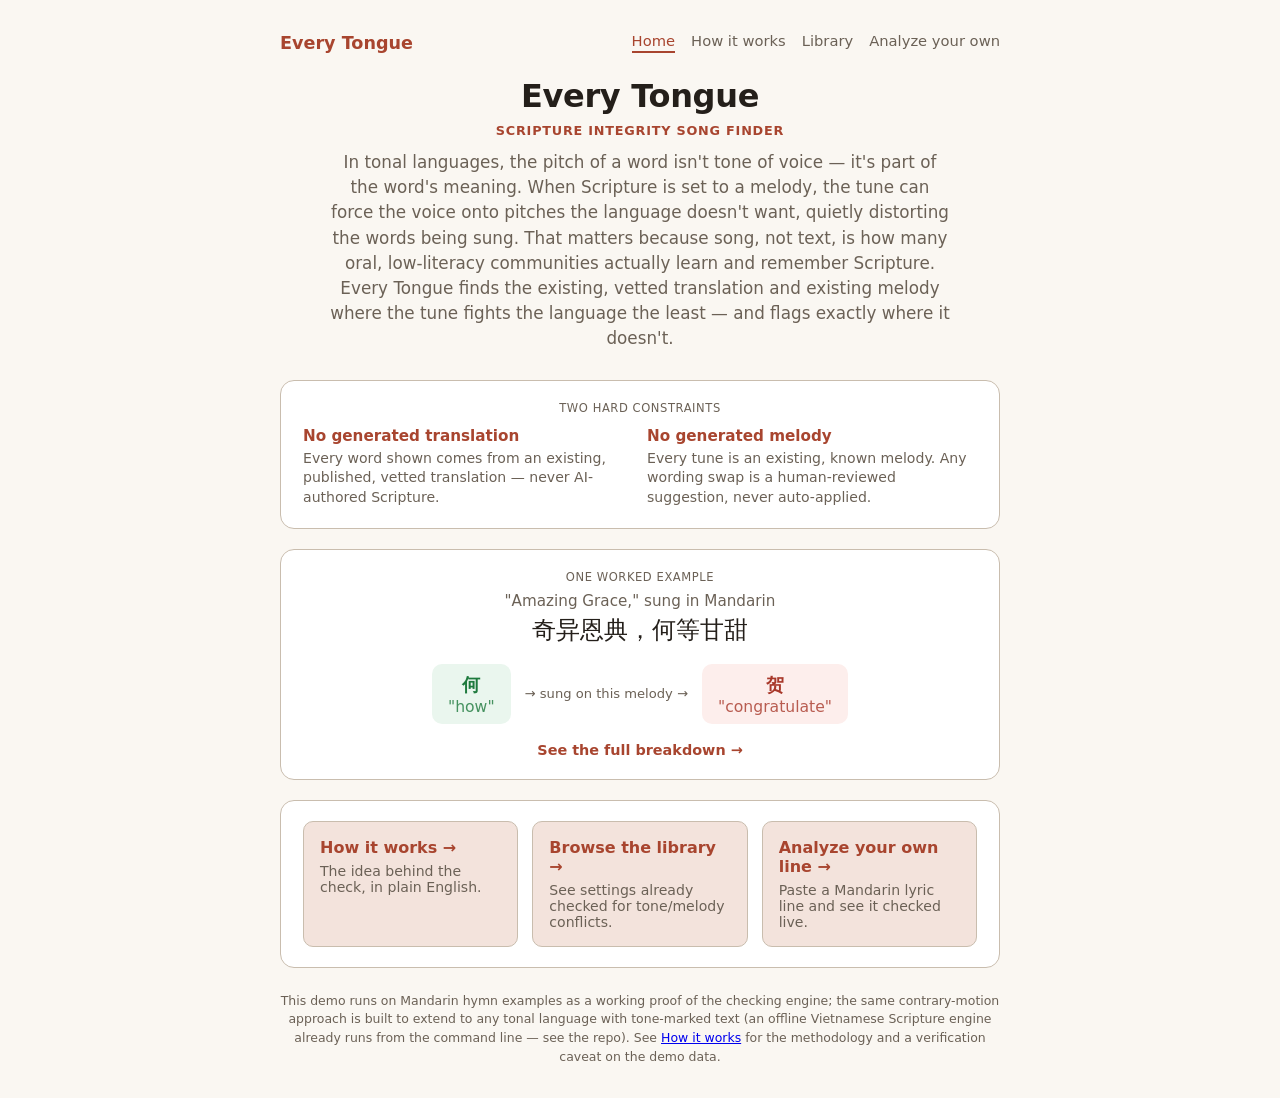
<file: index.html>
<!DOCTYPE html>
<html lang="en">
<head>
  <meta charset="UTF-8" />
  <meta name="viewport" content="width=device-width, initial-scale=1.0" />
  <title>Every Tongue — Scripture Integrity Song Finder</title>
  <link rel="stylesheet" href="style.css?v=2" />
</head>
<body>
  <nav class="topnav">
    <a class="brand" href="index.html">Every Tongue</a>
    <div class="nav-links">
      <a href="index.html" class="active">Home</a>
      <a href="process.html">How it works</a>
      <a href="library.html">Library</a>
      <a href="upload.html">Analyze your own</a>
    </div>
  </nav>

  <div class="wrap">
    <header class="hero">
      <h1>Every Tongue</h1>
      <p class="eyebrow">Scripture Integrity Song Finder</p>
      <p class="pitch">
        In tonal languages, the pitch of a word isn't tone of voice — it's part of the word's
        meaning. When Scripture is set to a melody, the tune can force the voice onto pitches the
        language doesn't want, quietly distorting the words being sung. That matters because song,
        not text, is how many oral, low-literacy communities actually learn and remember Scripture.
        Every Tongue finds the existing, vetted translation and existing melody where the tune
        fights the language the least — and flags exactly where it doesn't.
      </p>
    </header>

    <section class="card constraints-card">
      <div class="constraints-label">Two hard constraints</div>
      <div class="constraints-grid">
        <div class="constraint">
          <h3>No generated translation</h3>
          <p>Every word shown comes from an existing, published, vetted translation — never
          AI-authored Scripture.</p>
        </div>
        <div class="constraint">
          <h3>No generated melody</h3>
          <p>Every tune is an existing, known melody. Any wording swap is a human-reviewed
          suggestion, never auto-applied.</p>
        </div>
      </div>
    </section>

    <section class="card example-teaser">
      <div class="example-teaser-label">One worked example</div>
      <div class="example-teaser-song">"Amazing Grace," sung in Mandarin</div>
      <div class="example-teaser-line">奇异恩典，何等甘甜</div>
      <div class="example-teaser-swap">
        <span class="swap-from">何 <em>"how"</em></span>
        <span class="swap-arrow">→ sung on this melody →</span>
        <span class="swap-to">贺 <em>"congratulate"</em></span>
      </div>
      <a class="teaser-link" href="song.html?id=amazing-grace">See the full breakdown →</a>
    </section>

    <section class="card cta-row">
      <a class="cta-card" href="process.html">
        <h3>How it works →</h3>
        <p>The idea behind the check, in plain English.</p>
      </a>
      <a class="cta-card" href="library.html">
        <h3>Browse the library →</h3>
        <p>See settings already checked for tone/melody conflicts.</p>
      </a>
      <a class="cta-card" href="upload.html">
        <h3>Analyze your own line →</h3>
        <p>Paste a Mandarin lyric line and see it checked live.</p>
      </a>
    </section>

    <footer class="note">
      This demo runs on Mandarin hymn examples as a working proof of the checking engine; the same
      contrary-motion approach is built to extend to any tonal language with tone-marked text (an
      offline Vietnamese Scripture engine already runs from the command line — see the repo). See
      <a href="process.html">How it works</a> for the methodology and a verification caveat on the
      demo data.
    </footer>
  </div>
</body>
</html>
</file>
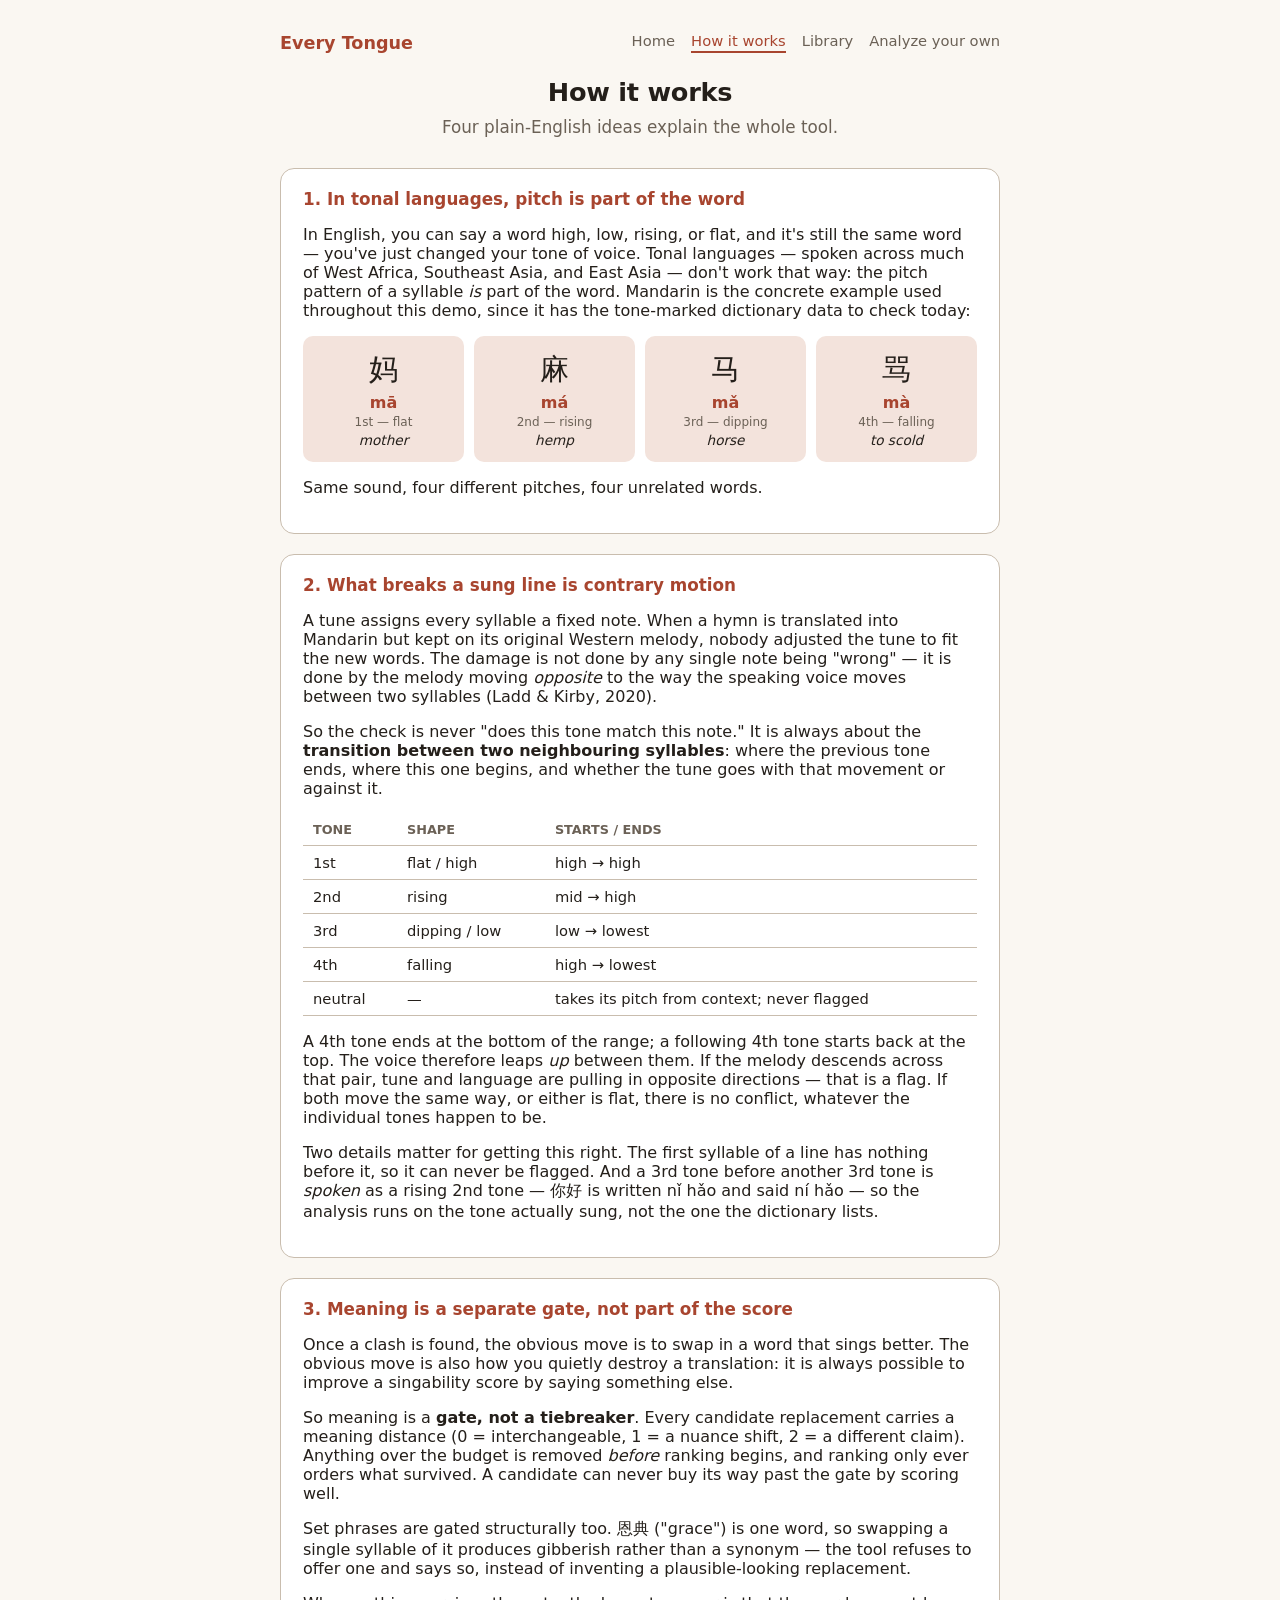
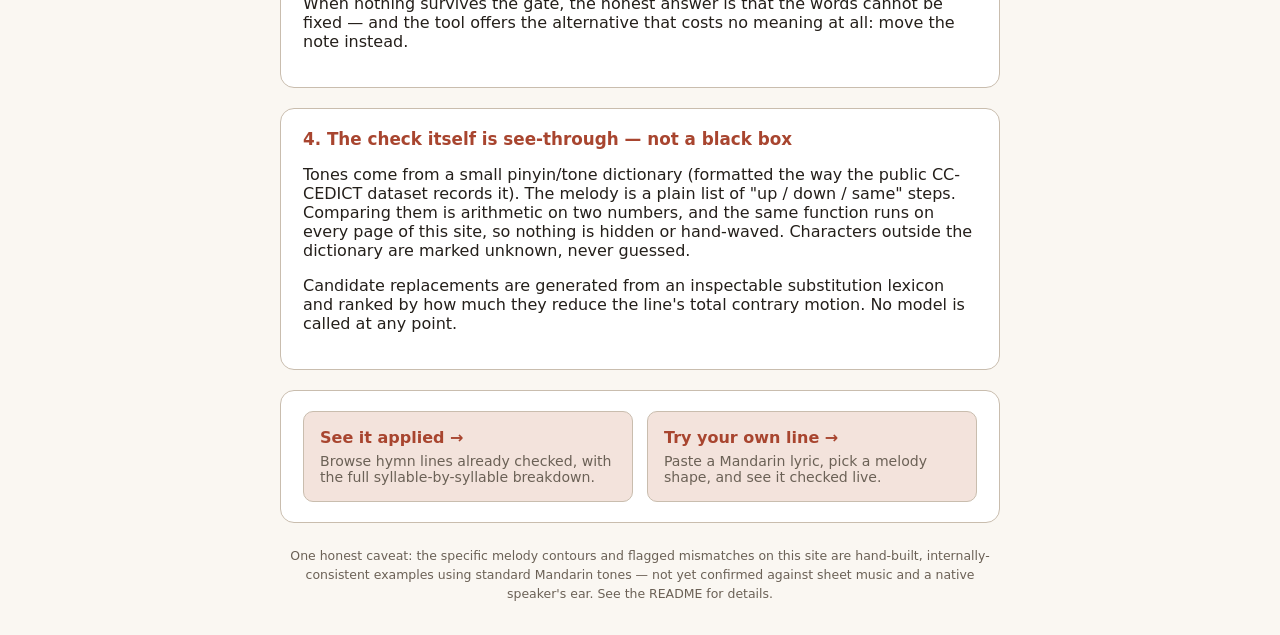
<file: process.html>
<!DOCTYPE html>
<html lang="en">
<head>
  <meta charset="UTF-8" />
  <meta name="viewport" content="width=device-width, initial-scale=1.0" />
  <title>Every Tongue — how it works</title>
  <link rel="stylesheet" href="style.css?v=2" />
</head>
<body>
  <nav class="topnav">
    <a class="brand" href="index.html">Every Tongue</a>
    <div class="nav-links">
      <a href="index.html">Home</a>
      <a href="process.html" class="active">How it works</a>
      <a href="library.html">Library</a>
      <a href="upload.html">Analyze your own</a>
    </div>
  </nav>

  <div class="wrap">
    <header class="hero small">
      <h1>How it works</h1>
      <p class="pitch">Four plain-English ideas explain the whole tool.</p>
    </header>

    <section class="card">
      <h2>1. In tonal languages, pitch is part of the word</h2>
      <p>
        In English, you can say a word high, low, rising, or flat, and it's still the same word —
        you've just changed your tone of voice. Tonal languages — spoken across much of West
        Africa, Southeast Asia, and East Asia — don't work that way: the pitch pattern of a
        syllable <em>is</em> part of the word. Mandarin is the concrete example used throughout
        this demo, since it has the tone-marked dictionary data to check today:
      </p>
      <div class="tone-demo">
        <div class="tone-demo-item"><span class="hanzi">妈</span><span class="pinyin">mā</span><span class="tone-num">1st — flat</span><span class="meaning">mother</span></div>
        <div class="tone-demo-item"><span class="hanzi">麻</span><span class="pinyin">má</span><span class="tone-num">2nd — rising</span><span class="meaning">hemp</span></div>
        <div class="tone-demo-item"><span class="hanzi">马</span><span class="pinyin">mǎ</span><span class="tone-num">3rd — dipping</span><span class="meaning">horse</span></div>
        <div class="tone-demo-item"><span class="hanzi">骂</span><span class="pinyin">mà</span><span class="tone-num">4th — falling</span><span class="meaning">to scold</span></div>
      </div>
      <p>Same sound, four different pitches, four unrelated words.</p>
    </section>

    <section class="card">
      <h2>2. What breaks a sung line is contrary motion</h2>
      <p>
        A tune assigns every syllable a fixed note. When a hymn is translated into Mandarin but kept
        on its original Western melody, nobody adjusted the tune to fit the new words. The damage is
        not done by any single note being "wrong" — it is done by the melody moving
        <em>opposite</em> to the way the speaking voice moves between two syllables
        (Ladd &amp; Kirby, 2020).
      </p>
      <p>
        So the check is never "does this tone match this note." It is always about the
        <strong>transition between two neighbouring syllables</strong>: where the previous tone ends,
        where this one begins, and whether the tune goes with that movement or against it.
      </p>
      <table class="tone-table">
        <thead><tr><th>Tone</th><th>Shape</th><th>Starts / ends</th></tr></thead>
        <tbody>
          <tr><td>1st</td><td>flat / high</td><td>high → high</td></tr>
          <tr><td>2nd</td><td>rising</td><td>mid → high</td></tr>
          <tr><td>3rd</td><td>dipping / low</td><td>low → lowest</td></tr>
          <tr><td>4th</td><td>falling</td><td>high → lowest</td></tr>
          <tr><td>neutral</td><td>—</td><td>takes its pitch from context; never flagged</td></tr>
        </tbody>
      </table>
      <p>
        A 4th tone ends at the bottom of the range; a following 4th tone starts back at the top. The
        voice therefore leaps <em>up</em> between them. If the melody descends across that pair, tune
        and language are pulling in opposite directions — that is a flag. If both move the same way,
        or either is flat, there is no conflict, whatever the individual tones happen to be.
      </p>
      <p>
        Two details matter for getting this right. The first syllable of a line has nothing before it,
        so it can never be flagged. And a 3rd tone before another 3rd tone is <em>spoken</em> as a
        rising 2nd tone — 你好 is written nǐ hǎo and said ní hǎo — so the analysis runs on the tone
        actually sung, not the one the dictionary lists.
      </p>
    </section>

    <section class="card">
      <h2>3. Meaning is a separate gate, not part of the score</h2>
      <p>
        Once a clash is found, the obvious move is to swap in a word that sings better. The obvious
        move is also how you quietly destroy a translation: it is always possible to improve a
        singability score by saying something else.
      </p>
      <p>
        So meaning is a <strong>gate, not a tiebreaker</strong>. Every candidate replacement carries a
        meaning distance (0 = interchangeable, 1 = a nuance shift, 2 = a different claim). Anything
        over the budget is removed <em>before</em> ranking begins, and ranking only ever orders what
        survived. A candidate can never buy its way past the gate by scoring well.
      </p>
      <p>
        Set phrases are gated structurally too. 恩典 ("grace") is one word, so swapping a single
        syllable of it produces gibberish rather than a synonym — the tool refuses to offer one and
        says so, instead of inventing a plausible-looking replacement.
      </p>
      <p>
        When nothing survives the gate, the honest answer is that the words cannot be fixed — and the
        tool offers the alternative that costs no meaning at all: move the note instead.
      </p>
    </section>

    <section class="card">
      <h2>4. The check itself is see-through — not a black box</h2>
      <p>
        Tones come from a small pinyin/tone dictionary (formatted the way the public CC-CEDICT dataset
        records it). The melody is a plain list of "up / down / same" steps. Comparing them is
        arithmetic on two numbers, and the same function runs on every page of this site, so nothing
        is hidden or hand-waved. Characters outside the dictionary are marked unknown, never guessed.
      </p>
      <p>
        Candidate replacements are generated from an inspectable substitution lexicon and ranked by
        how much they reduce the line's total contrary motion. No model is called at any point.
      </p>
    </section>

    <section class="card cta-row">
      <a class="cta-card" href="library.html">
        <h3>See it applied →</h3>
        <p>Browse hymn lines already checked, with the full syllable-by-syllable breakdown.</p>
      </a>
      <a class="cta-card" href="upload.html">
        <h3>Try your own line →</h3>
        <p>Paste a Mandarin lyric, pick a melody shape, and see it checked live.</p>
      </a>
    </section>

    <footer class="note">
      One honest caveat: the specific melody contours and flagged mismatches on this site are
      hand-built, internally-consistent examples using standard Mandarin tones — not yet confirmed
      against sheet music and a native speaker's ear. See the README for details.
    </footer>
  </div>
</body>
</html>
</file>
<file: style.css>
:root {
  --bg: #faf7f2;
  --card: #ffffff;
  --ink: #241f1a;
  --sub: #6b6156;
  --accent: #a8452f;
  --accent-soft: #f3e3dc;
  --line: #c9bdae;
  --ok-bg: #eaf6ee;
  --ok-fg: #1e7a3d;
  --warn-bg: #fdeeec;
  --warn-fg: #a8382a;
  --match: #2f9e5b;
  --mismatch: #e0483e;
  font-size: 16px;
}

* { box-sizing: border-box; }

body {
  margin: 0;
  padding-block: 32px;
  background: var(--bg);
  color: var(--ink);
  font-family: "Segoe UI", system-ui, -apple-system, sans-serif;
}

.topnav {
  max-width: 760px;
  margin: 0 auto 24px;
  padding-inline: 20px;
  display: flex;
  align-items: center;
  justify-content: space-between;
  flex-wrap: wrap;
  gap: 10px;
}
.topnav .brand {
  font-weight: 700;
  color: var(--accent);
  text-decoration: none;
  font-size: 1.1rem;
}
.topnav .nav-links { display: flex; gap: 16px; }
.topnav .nav-links a {
  color: var(--sub);
  text-decoration: none;
  font-size: 0.92rem;
  padding-bottom: 2px;
  border-bottom: 2px solid transparent;
}
.topnav .nav-links a.active,
.topnav .nav-links a:hover {
  color: var(--accent);
  border-bottom-color: var(--accent);
}

.wrap {
  max-width: 760px;
  margin: 0 auto;
  padding-inline: 20px;
}

.back-link {
  display: inline-block;
  margin-bottom: 16px;
  color: var(--sub);
  text-decoration: none;
  font-size: 0.9rem;
}
.back-link:hover { color: var(--accent); }

header.hero.small h1 { font-size: 1.6rem; }

header.hero {
  text-align: center;
  margin-bottom: 28px;
}

header.hero h1 {
  font-size: 2rem;
  margin: 0 0 8px;
  letter-spacing: -0.01em;
}

header.hero .pitch {
  color: var(--sub);
  font-size: 1.05rem;
  line-height: 1.5;
  max-width: 620px;
  margin: 0 auto;
}

header.hero .eyebrow {
  color: var(--accent);
  font-size: 0.8rem;
  font-weight: 700;
  text-transform: uppercase;
  letter-spacing: 0.06em;
  margin: 0 0 12px;
}

.constraints-card { padding: 18px 22px; }
.constraints-label {
  font-size: 0.72rem;
  text-transform: uppercase;
  letter-spacing: 0.05em;
  color: var(--sub);
  margin-bottom: 12px;
  text-align: center;
}
.constraints-grid {
  display: grid;
  grid-template-columns: 1fr 1fr;
  gap: 14px;
}
@media (max-width: 620px) {
  .constraints-grid { grid-template-columns: 1fr; }
}
.constraint h3 { margin: 0 0 4px; font-size: 0.95rem; color: var(--accent); }
.constraint p { margin: 0; font-size: 0.88rem; color: var(--sub); line-height: 1.4; }

.card {
  background: var(--card);
  border: 1px solid var(--line);
  border-radius: 14px;
  padding: 20px 22px;
  margin-bottom: 20px;
}

.card h2 {
  font-size: 1.05rem;
  margin: 0 0 14px;
  color: var(--accent);
}

/* Song detail page: English vs. what the Mandarin actually says */
.line-compare {
  display: grid;
  grid-template-columns: 1fr 1fr 1fr;
  gap: 12px;
  padding: 14px 0;
  border-bottom: 1px dashed var(--line);
}
.line-compare:last-child { border-bottom: none; }
@media (max-width: 620px) {
  .line-compare { grid-template-columns: 1fr; }
}
.lc-col {
  padding: 12px;
  border-radius: 10px;
}
.lc-col h3 {
  margin: 0 0 6px;
  font-size: 0.72rem;
  text-transform: uppercase;
  letter-spacing: 0.04em;
  color: var(--sub);
}
.lc-col .lc-text { font-size: 1.1rem; line-height: 1.4; }
.lc-col .lc-sub { font-size: 0.85rem; color: var(--sub); margin-top: 2px; }
.lc-col.highlight {
  background: var(--accent-soft);
}
.lc-col.highlight h3 { color: var(--accent); }

.summary {
  font-weight: 600;
  padding: 12px 16px;
  border-radius: 10px;
  margin-bottom: 16px;
}
.summary.ok { background: var(--ok-bg); color: var(--ok-fg); }
.summary.warn { background: var(--warn-bg); color: var(--warn-fg); }

.legend {
  font-size: 0.85rem;
  color: var(--sub);
  margin-bottom: 12px;
}

/* Chip strip: the whole line at a glance, green = fine, red = problem */
.chip-strip {
  display: flex;
  flex-wrap: wrap;
  gap: 8px;
  margin-bottom: 18px;
}
.syllable-chip {
  display: flex;
  flex-direction: column;
  align-items: center;
  gap: 2px;
  padding: 8px 12px;
  border-radius: 10px;
  border: 2px solid transparent;
}
.syllable-chip .hanzi { font-size: 1.5rem; line-height: 1.2; }
.syllable-chip .pinyin { font-size: 0.75rem; color: var(--sub); }
.syllable-chip.match { background: var(--ok-bg); border-color: transparent; }
.syllable-chip.mismatch { background: var(--warn-bg); border-color: var(--mismatch); }
.syllable-chip.unknown { background: #f2efe9; }

/* One plain card per mismatch */
.mismatch-list {
  display: flex;
  flex-direction: column;
  gap: 10px;
}
.mismatch-card {
  padding: 12px 14px;
  background: var(--warn-bg);
  border-left: 3px solid var(--mismatch);
  border-radius: 0 8px 8px 0;
}
.mismatch-change { font-size: 0.98rem; line-height: 1.5; }
.mismatch-fix {
  margin-top: 6px;
  padding-top: 6px;
  border-top: 1px dashed rgba(0, 0, 0, 0.1);
  font-size: 0.9rem;
  color: var(--sub);
  line-height: 1.5;
}
.mismatch-fix strong { color: var(--ink); }
.mismatch-fix code {
  background: var(--accent-soft);
  padding: 1px 5px;
  border-radius: 4px;
}

.before-after {
  display: grid;
  grid-template-columns: 1fr 1fr;
  gap: 16px;
}
@media (max-width: 620px) {
  .before-after { grid-template-columns: 1fr; }
}

.ba-col h3 { font-size: 0.85rem; text-transform: uppercase; color: var(--sub); margin: 0 0 8px; }
.ba-col .line-text { font-size: 1.2rem; margin-bottom: 2px; }
.ba-col .line-pinyin, .ba-col .line-gloss { font-size: 0.85rem; color: var(--sub); }

.contour-svg { width: 100%; height: auto; }

.controls {
  display: flex;
  flex-wrap: wrap;
  gap: 10px;
  margin-top: 14px;
}

button {
  font: inherit;
  background: var(--accent);
  color: white;
  border: none;
  border-radius: 8px;
  padding: 10px 16px;
  cursor: pointer;
}
button.secondary {
  background: transparent;
  color: var(--accent);
  border: 1px solid var(--accent);
}
button:hover { opacity: 0.9; }

#live-ai-status {
  font-size: 0.82rem;
  color: var(--sub);
  margin-top: 8px;
}

footer.note {
  text-align: center;
  font-size: 0.78rem;
  color: var(--sub);
  margin-top: 24px;
  line-height: 1.5;
}

/* CTA cards on the home page */
.cta-row {
  display: grid;
  grid-template-columns: repeat(auto-fit, minmax(180px, 1fr));
  gap: 14px;
}
@media (max-width: 620px) {
  .cta-row { grid-template-columns: 1fr; }
}
.cta-card {
  display: block;
  padding: 16px;
  border: 1px solid var(--line);
  border-radius: 10px;
  text-decoration: none;
  color: var(--ink);
  background: var(--accent-soft);
}
.cta-card:hover { border-color: var(--accent); }
.cta-card h3 { margin: 0 0 6px; color: var(--accent); font-size: 1rem; }
.cta-card p { margin: 0; font-size: 0.88rem; color: var(--sub); }

/* Library grid */
.song-grid {
  display: grid;
  grid-template-columns: repeat(auto-fill, minmax(220px, 1fr));
  gap: 14px;
}
.song-card {
  display: block;
  background: var(--card);
  border: 1px solid var(--line);
  border-radius: 12px;
  padding: 16px;
  text-decoration: none;
  color: var(--ink);
}
.song-card:hover { border-color: var(--accent); }
.song-card-title { font-weight: 700; font-size: 1.05rem; }
.song-card-tune { font-size: 0.78rem; color: var(--sub); margin-bottom: 10px; }
.song-card-line { font-size: 1.15rem; margin-bottom: 12px; }
.song-card-badge {
  display: inline-block;
  font-size: 0.78rem;
  font-weight: 600;
  padding: 4px 9px;
  border-radius: 999px;
}
.song-card-badge.ok { background: var(--ok-bg); color: var(--ok-fg); }
.song-card-badge.warn { background: var(--warn-bg); color: var(--warn-fg); }

.not-found { text-align: center; padding: 60px 0; }

/* Upload / analyze form */
.field-label {
  display: block;
  font-size: 0.8rem;
  text-transform: uppercase;
  letter-spacing: 0.03em;
  color: var(--sub);
  margin: 14px 0 6px;
}
.field-label:first-child { margin-top: 0; }
input[type="text"], select {
  width: 100%;
  font: inherit;
  padding: 10px 12px;
  border: 1px solid var(--line);
  border-radius: 8px;
  background: var(--card);
  color: var(--ink);
}

.melody-editor {
  display: flex;
  flex-wrap: wrap;
  gap: 8px;
  margin-top: 14px;
}
.melody-chip {
  display: flex;
  flex-direction: column;
  align-items: center;
  gap: 2px;
  min-width: 44px;
  padding: 8px 6px;
  background: var(--accent-soft);
  border: 1px solid var(--line);
  border-radius: 8px;
  color: var(--ink);
}
.melody-chip:disabled { opacity: 0.6; cursor: default; }
.melody-chip:not(:disabled):hover { border-color: var(--accent); }
.melody-chip .hanzi { font-size: 1.1rem; }
.melody-chip .arrow { font-size: 0.85rem; color: var(--accent); }

.suggestion-box.pending {
  background: transparent;
  border-left-color: var(--line);
  color: var(--sub);
}
.suggestion-box.pending code {
  background: var(--accent-soft);
  padding: 1px 5px;
  border-radius: 4px;
}

.live-suggestion-list {
  margin: 8px 0 0;
  padding-left: 18px;
  font-size: 0.88rem;
}
.live-suggestion-list li { margin-bottom: 6px; }

/* Home page: single example teaser */
.example-teaser {
  text-align: center;
}
.example-teaser-label {
  font-size: 0.72rem;
  text-transform: uppercase;
  letter-spacing: 0.05em;
  color: var(--sub);
  margin-bottom: 8px;
}
.example-teaser-song {
  font-size: 0.95rem;
  color: var(--sub);
  margin-bottom: 4px;
}
.example-teaser-line {
  font-size: 1.5rem;
  margin-bottom: 18px;
}
.example-teaser-swap {
  display: flex;
  align-items: center;
  justify-content: center;
  gap: 14px;
  flex-wrap: wrap;
  font-size: 1.15rem;
  margin-bottom: 16px;
}
.example-teaser-swap .swap-from,
.example-teaser-swap .swap-to {
  padding: 8px 16px;
  border-radius: 10px;
  font-weight: 700;
}
.example-teaser-swap .swap-from { background: var(--ok-bg); color: var(--ok-fg); }
.example-teaser-swap .swap-to { background: var(--warn-bg); color: var(--warn-fg); }
.example-teaser-swap em { font-style: normal; font-weight: 400; opacity: 0.8; font-size: 0.85em; display: block; }
.example-teaser-swap .swap-arrow { font-size: 0.82rem; color: var(--sub); }
.teaser-link {
  display: inline-block;
  color: var(--accent);
  text-decoration: none;
  font-size: 0.9rem;
  font-weight: 600;
}
.teaser-link:hover { text-decoration: underline; }

/* Process page: tone demo + table */
.tone-demo {
  display: grid;
  grid-template-columns: repeat(auto-fit, minmax(120px, 1fr));
  gap: 10px;
  margin: 16px 0;
}
.tone-demo-item {
  display: flex;
  flex-direction: column;
  align-items: center;
  gap: 3px;
  padding: 14px 8px;
  background: var(--accent-soft);
  border-radius: 10px;
}
.tone-demo-item .hanzi { font-size: 1.8rem; }
.tone-demo-item .pinyin { font-size: 1rem; color: var(--accent); font-weight: 600; }
.tone-demo-item .tone-num { font-size: 0.75rem; color: var(--sub); }
.tone-demo-item .meaning { font-size: 0.85rem; font-style: italic; }

.tone-table {
  width: 100%;
  border-collapse: collapse;
  margin: 16px 0;
  font-size: 0.92rem;
}
.tone-table th, .tone-table td {
  text-align: left;
  padding: 8px 10px;
  border-bottom: 1px solid var(--line);
}
.tone-table th { color: var(--sub); font-weight: 600; font-size: 0.8rem; text-transform: uppercase; }

/* ---- Candidate ranking, meaning gate, melody alternative ---- */

.candidate-list {
  margin: 0.5rem 0 0;
  padding-left: 1.25rem;
}
.candidate-list li {
  margin-bottom: 0.75rem;
}
.cand-word {
  font-size: 1.05rem;
}
.cand-word .sub {
  font-size: 0.85rem;
}
.cand-badges {
  display: inline-flex;
  gap: 0.4rem;
  margin-left: 0.5rem;
  flex-wrap: wrap;
  vertical-align: middle;
}
.badge {
  display: inline-block;
  padding: 0.12rem 0.5rem;
  border-radius: 999px;
  font-size: 0.72rem;
  font-weight: 600;
  letter-spacing: 0.02em;
  white-space: nowrap;
}
.badge-clear {
  background: var(--ok-bg);
  color: var(--ok-fg);
}
.badge-partial {
  background: #fdf4e3;
  color: #8a6316;
}
.badge-meaning {
  background: var(--accent-soft);
  color: var(--accent);
}

.gate-box,
.melody-fix-box {
  margin: 0.5rem 0 1rem;
  padding: 0.7rem 0.9rem;
  border-radius: 8px;
  font-size: 0.9rem;
  line-height: 1.5;
}
.gate-box {
  background: #f6f2ec;
  border-left: 3px solid var(--line);
  color: var(--sub);
}
.melody-fix-box {
  background: var(--ok-bg);
  border-left: 3px solid var(--ok-fg);
  color: #1f4f30;
}

.tension-readout {
  margin: 0.75rem 0;
  padding: 0.7rem 0.9rem;
  background: var(--card);
  border: 1px solid var(--line);
  border-radius: 8px;
  font-size: 0.95rem;
  line-height: 1.6;
}
.hanzi-inline {
  font-size: 1.1rem;
  letter-spacing: 0.04em;
}

.field-label.inline {
  display: inline-block;
  margin: 0 0.4rem 0 0;
}

.row .cell.direction {
  line-height: 1.45;
}
</file>
